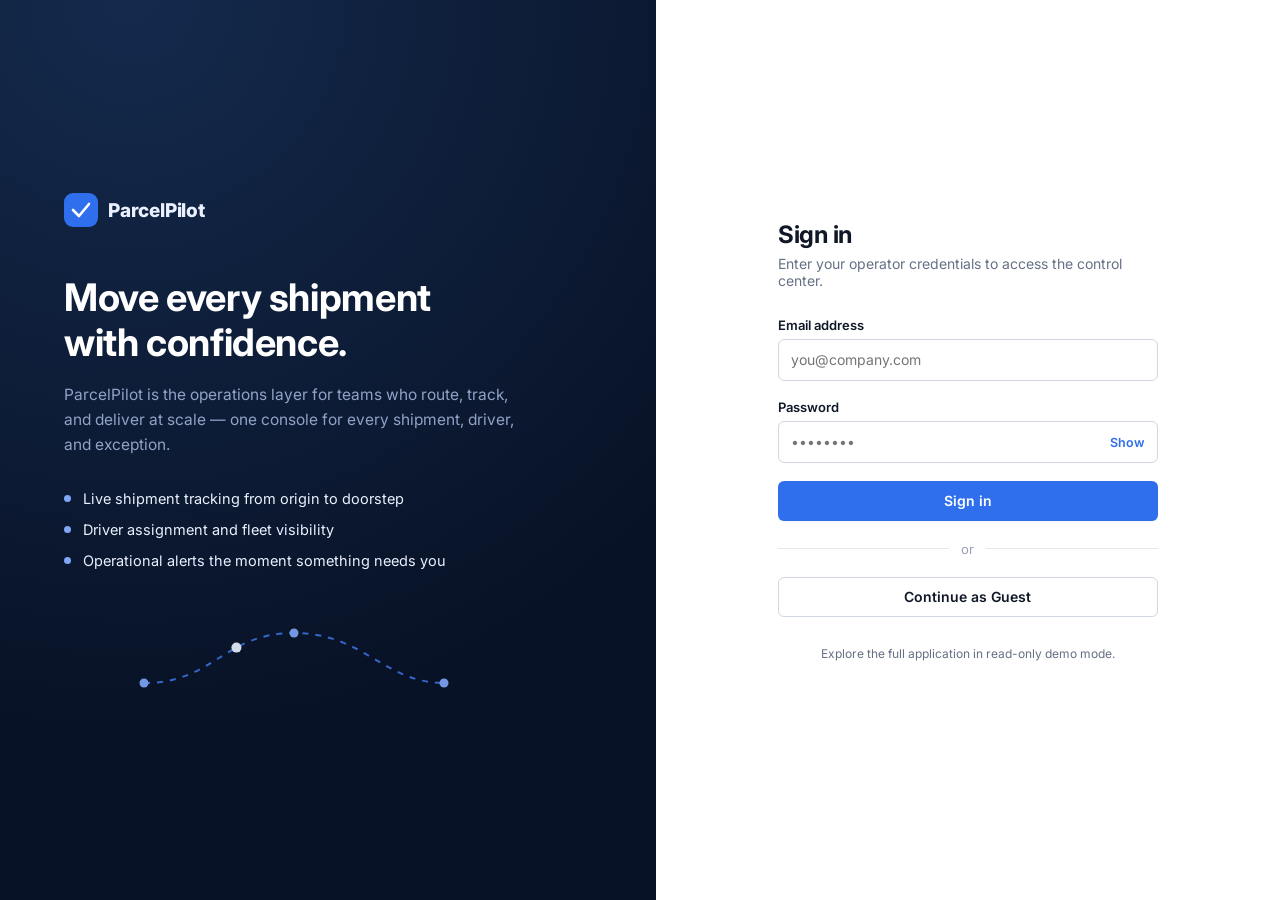
<file: frontend/index.html>
<!DOCTYPE html>

<html lang="en">
<head>
  <meta charset="UTF-8" />
  <meta name="viewport" content="width=device-width, initial-scale=1.0" />
  <title>ParcelPilot — Logistics Control Center</title>
  <link rel="stylesheet" href="style.css" />
</head>

<body>

  <div
    id="toast-container"
    class="toast-container"
    aria-live="polite"
    aria-atomic="true">
  </div>

  <!-- ============================= LOGIN SCREEN ============================= -->

  <div id="login-screen" class="login-screen">

```
<div class="login-brand">

  <div class="login-brand-inner">

    <div class="brand-mark">

      <svg
        width="34"
        height="34"
        viewBox="0 0 34 34"
        fill="none"
        xmlns="http://www.w3.org/2000/svg">

        <rect
          width="34"
          height="34"
          rx="9"
          fill="#2F6FED"/>

        <path
          d="M9 17 L15 23 L25 11"
          stroke="white"
          stroke-width="2.6"
          stroke-linecap="round"
          stroke-linejoin="round"/>

      </svg>

      <span>ParcelPilot</span>

    </div>

    <h1 class="login-headline">
      Move every shipment<br />
      with confidence.
    </h1>

    <p class="login-copy">
      ParcelPilot is the operations layer for teams who route, track, and
      deliver at scale — one console for every shipment, driver, and exception.
    </p>

    <ul class="login-features">

      <li>
        <span class="feature-dot"></span>
        Live shipment tracking from origin to doorstep
      </li>

      <li>
        <span class="feature-dot"></span>
        Driver assignment and fleet visibility
      </li>

      <li>
        <span class="feature-dot"></span>
        Operational alerts the moment something needs you
      </li>

    </ul>

    <div
      class="login-route-signature"
      aria-hidden="true">

      <svg
        viewBox="0 0 320 90"
        width="100%"
        height="90">

        <path
          id="route-path"
          d="M10 70 C 80 70, 90 20, 160 20 S 250 70, 310 70"
          fill="none"
          stroke="#3B6FD9"
          stroke-width="2"
          stroke-dasharray="6 7"/>

        <circle
          cx="10"
          cy="70"
          r="4.5"
          fill="#7FA6F7"/>

        <circle
          cx="160"
          cy="20"
          r="4.5"
          fill="#7FA6F7"/>

        <circle
          cx="310"
          cy="70"
          r="4.5"
          fill="#7FA6F7"/>

        <circle
          id="route-pulse"
          r="5"
          fill="#EAF1FF">

          <animateMotion
            dur="3.4s"
            repeatCount="indefinite"
            path="M10 70 C 80 70, 90 20, 160 20 S 250 70, 310 70"/>

        </circle>

      </svg>

    </div>

  </div>

</div>


<!-- ============================= LOGIN FORM ============================= -->

<div class="login-form-panel">

  <div class="login-form-card">

    <div class="login-form-header">

      <h2>Sign in</h2>

      <p>
        Enter your operator credentials to access the control center.
      </p>

    </div>


    <form
      id="login-form"
      class="login-form"
      novalidate>

      <div class="form-field">

        <label for="login-email">
          Email address
        </label>

        <input
          type="email"
          id="login-email"
          name="email"
          autocomplete="username"
          placeholder="you@company.com"
          required />

      </div>


      <div class="form-field">

        <label for="login-password">
          Password
        </label>

        <div class="password-input-wrap">

          <input
            type="password"
            id="login-password"
            name="password"
            autocomplete="current-password"
            placeholder="••••••••"
            required />

          <button
            type="button"
            id="toggle-password-btn"
            class="input-inline-btn"
            aria-label="Show password">
            Show
          </button>

        </div>

      </div>


      <div
        id="login-error"
        class="form-error"
        role="alert"
        hidden>
      </div>


      <!-- ============================= SIGN IN ============================= -->

      <button
        type="submit"
        id="login-submit-btn"
        class="btn btn-primary btn-block">

        <span class="btn-label">
          Sign in
        </span>

        <span
          class="btn-spinner"
          hidden>
        </span>

      </button>


      <!-- ============================= GUEST DIVIDER ============================= -->

      <div class="login-divider">
        <span>or</span>
      </div>


      <!-- ============================= GUEST MODE ============================= -->

      <!-- ============================= GUEST DEMO ACCESS ============================= -->

      <button
        type="button"
        id="guest-mode-btn"
        class="btn btn-secondary btn-block guest-mode-btn"
        aria-describedby="guest-mode-description">

        <span class="btn-label">
          Continue as Guest
        </span>

        <span
          class="btn-spinner"
          hidden>
        </span>

      </button>

      <p
        id="guest-mode-description"
        class="guest-mode-copy">
        Explore the full application in read-only demo mode.
      </p>
      </p>

    </form>

  </div>

</div>
```

  </div>

  <!-- ============================= MAIN APPLICATION ============================= -->

  <div
    id="app-screen"
    class="app-screen"
    hidden>

```
<button
  id="sidebar-backdrop"
  class="sidebar-backdrop"
  aria-label="Close menu"
  hidden>
</button>


<!-- ============================= SIDEBAR ============================= -->

<aside
  id="sidebar"
  class="sidebar">

  <div class="sidebar-top">

    <div class="brand-mark brand-mark-sidebar">

      <svg
        width="28"
        height="28"
        viewBox="0 0 34 34"
        fill="none"
        xmlns="http://www.w3.org/2000/svg">

        <rect
          width="34"
          height="34"
          rx="9"
          fill="#2F6FED"/>

        <path
          d="M9 17 L15 23 L25 11"
          stroke="white"
          stroke-width="2.6"
          stroke-linecap="round"
          stroke-linejoin="round"/>

      </svg>


      <div class="brand-text">

        <span class="brand-title">
          ParcelPilot
        </span>

        <span class="brand-subtitle">
          Logistics Control Center
        </span>

      </div>

    </div>


    <button
      id="sidebar-close-btn"
      class="sidebar-close-btn"
      aria-label="Close menu">
      ✕
    </button>

  </div>


  <!-- ============================= NAVIGATION ============================= -->

  <nav
    class="sidebar-nav"
    aria-label="Primary">

    <button
      class="nav-item"
      data-page="dashboard"
      type="button">

      <span
        class="nav-icon"
        aria-hidden="true">
        ◇
      </span>

      <span>
        Dashboard
      </span>

    </button>


    <button
      class="nav-item"
      data-page="shipments"
      type="button">

      <span
        class="nav-icon"
        aria-hidden="true">
        ▤
      </span>

      <span>
        Shipments
      </span>

    </button>


    <button
      class="nav-item"
      data-page="tracking"
      type="button">

      <span
        class="nav-icon"
        aria-hidden="true">
        ◎
      </span>

      <span>
        Tracking
      </span>

    </button>


    <button
      class="nav-item"
      data-page="drivers"
      type="button">

      <span
        class="nav-icon"
        aria-hidden="true">
        ▣
      </span>

      <span>
        Drivers
      </span>

    </button>


    <button
      class="nav-item"
      data-page="notifications"
      type="button">

      <span
        class="nav-icon"
        aria-hidden="true">
        ◈
      </span>

      <span>
        Notifications
      </span>

      <span
        id="sidebar-notif-badge"
        class="nav-badge"
        hidden>
        0
      </span>

    </button>

  </nav>


  <!-- ============================= SIDEBAR USER ============================= -->

  <div class="sidebar-bottom">

    <div class="system-status">

      <span
        id="system-status-dot"
        class="status-dot status-dot-ok">
      </span>

      <span id="system-status-text">
        All systems operational
      </span>

    </div>


    <div class="sidebar-user">

      <div
        class="user-avatar"
        id="sidebar-user-avatar">
        ?
      </div>

      <div class="user-meta">

        <span
          id="sidebar-user-name"
          class="user-name">
          —
        </span>

        <span
          id="sidebar-user-email"
          class="user-email">
          —
        </span>

      </div>

    </div>


    <button
      id="logout-btn"
      class="btn btn-ghost btn-block"
      type="button">
      Log out
    </button>

  </div>

</aside>


<!-- ============================= MAIN WRAPPER ============================= -->

<div class="main-wrapper">

  <header class="topbar">

    <button
      id="mobile-menu-btn"
      class="mobile-menu-btn"
      aria-label="Open menu">
      ☰
    </button>


    <div class="topbar-titles">

      <h1 id="page-title">
        Dashboard
      </h1>

      <p id="page-subtitle">
        Operational overview across every shipment.
      </p>

      <!-- Guest indicator -->

      <span
        id="guest-mode-badge"
        class="guest-mode-badge"
        hidden>
        DEMO MODE · READ ONLY
      </span>

    </div>


    <form
      id="global-search-form"
      class="global-search"
      role="search">

      <input
        type="text"
        id="global-search-input"
        placeholder="Search tracking ID, receiver, city…"
        aria-label="Global shipment search" />

      <button
        type="submit"
        class="global-search-btn"
        aria-label="Search">
        ⏎
      </button>

    </form>


    <div class="topbar-actions">

      <button
        id="header-notif-btn"
        class="icon-btn"
        aria-label="Notifications"
        type="button">

        <span aria-hidden="true">
          ◈
        </span>

        <span
          id="header-notif-badge"
          class="icon-btn-badge"
          hidden>
          0
        </span>

      </button>


      <div
        class="user-avatar user-avatar-sm"
        id="header-user-avatar">
        ?
      </div>

    </div>

  </header>


  <!-- ============================= CONTENT ============================= -->

        <!-- ============================= RECRUITER DEMO BANNER ============================= -->

      <div <!-- ============================= RECRUITER DEMO BANNER ============================= -->

<div
  id="guest-demo-banner"
  class="guest-demo-banner"
  hidden>

  <div
    class="guest-demo-banner-icon"
    aria-hidden="true">
    ✓
  </div>

  <div class="guest-demo-banner-content">

    <div class="guest-demo-banner-title">
      ParcelPilot Demo Environment
    </div>

    <div class="guest-demo-banner-text">
      You are viewing a read-only demonstration.
      Explore shipments, tracking, drivers, analytics,
      and operational notifications without creating an account.
    </div>

  </div>

  <button
    type="button"
    id="guest-demo-signin-btn"
    class="btn btn-primary btn-sm">
    Sign in for full access
  </button>

</div>
        id="guest-demo-banner"
        class="guest-demo-banner"
        hidden>

        <div
          class="guest-demo-banner-icon"
          aria-hidden="true">
          ✓
        </div>

        <div class="guest-demo-banner-content">

          <div class="guest-demo-banner-title">
            ParcelPilot Demo Environment
          </div>

          <div class="guest-demo-banner-text">
            You are viewing a read-only demonstration.
            Explore shipments, tracking, drivers, analytics,
            and operational notifications without creating an account.
          </div>

        </div>

        <button
          type="button"
          id="guest-demo-signin-btn"
          class="btn btn-primary btn-sm">
          Sign in for full access
        </button>

      </div>
    <!-- ============================= DASHBOARD ============================= -->

    <section
      id="page-dashboard"
      class="page">

      <div class="stats-grid">

        <div class="stat-card">

          <span class="stat-label">
            Total shipments
          </span>

          <span
            id="stat-total"
            class="stat-value">
            —
          </span>

          <span class="stat-foot">
            Across all statuses
          </span>

        </div>


        <div class="stat-card">

          <span class="stat-label">
            In transit
          </span>

          <span
            id="stat-in-transit"
            class="stat-value stat-value-info">
            —
          </span>

          <span class="stat-foot">
            Currently moving
          </span>

        </div>


        <div class="stat-card">

          <span class="stat-label">
            Delivered
          </span>

          <span
            id="stat-delivered"
            class="stat-value stat-value-success">
            —
          </span>

          <span class="stat-foot">
            Completed successfully
          </span>

        </div>


        <div class="stat-card">

          <span class="stat-label">
            Operational alerts
          </span>

          <span
            id="stat-alerts"
            class="stat-value stat-value-warning">
            —
          </span>

          <span class="stat-foot">
            Need attention
          </span>

        </div>

      </div>


      <div class="dashboard-grid">

        <div class="panel panel-activity">

          <div class="panel-header">

            <h2>
              Shipment activity
            </h2>

            <p>
              Route flow across the network, live-refreshed.
            </p>

          </div>

          <div
            id="activity-chart"
            class="activity-chart">
          </div>

        </div>


        <div class="panel panel-distribution">

          <div class="panel-header">

            <h2>
              Status distribution
            </h2>

            <p>
              Share of shipments by current status.
            </p>

          </div>

          <div
            id="status-distribution"
            class="status-distribution">
          </div>

        </div>

      </div>


      <div class="dashboard-grid dashboard-grid-lower">

        <div class="panel panel-recent">

          <div class="panel-header">

            <h2>
              Recent shipments
            </h2>

            <p>
              The latest activity across your network.
            </p>

          </div>


          <div class="table-scroll">

            <table class="data-table">

              <thead>

                <tr>

                  <th>
                    Tracking ID
                  </th>

                  <th>
                    Origin
                  </th>

                  <th>
                    Destination
                  </th>

                  <th>
                    Receiver
                  </th>

                  <th>
                    Status
                  </th>

                  <th>
                    ETA
                  </th>

                  <th></th>

                </tr>

              </thead>

              <tbody id="recent-shipments-body">
              </tbody>

            </table>

          </div>


          <div
            id="recent-shipments-loading"
            class="table-state"
            hidden>

            <div class="spinner"></div>

            <span>
              Loading shipments…
            </span>

          </div>


          <div
            id="recent-shipments-empty"
            class="table-state"
            hidden>

            <span class="empty-icon">
              ▤
            </span>

            <p>
              No shipments yet
            </p>

            <span>
              Create your first shipment to see it appear here.
            </span>

          </div>

        </div>


        <div class="panel panel-side">

          <div class="panel-header">

            <h2>
              Quick tracking
            </h2>

            <p>
              Look up any shipment by tracking ID.
            </p>

          </div>


          <form
            id="quick-track-form"
            class="quick-track-form">

            <input
              type="text"
              id="quick-track-input"
              placeholder="e.g. PP-2026-169247"
              required />

            <button
              type="submit"
              class="btn btn-secondary">
              Track
            </button>

          </form>


          <div
            id="quick-track-result"
            class="quick-track-result">
          </div>


          <div class="panel-divider"></div>


          <div class="panel-header">

            <h2>
              Operational alerts
            </h2>

            <p>
              Notifications that need a look.
            </p>

          </div>


          <ul
            id="alerts-list"
            class="alerts-list">
          </ul>


          <div
            id="alerts-empty"
            class="empty-inline"
            hidden>
            No active alerts. Everything looks calm.
          </div>

        </div>

      </div>

    </section>


    <!-- ============================= SHIPMENTS ============================= -->

    <section
      id="page-shipments"
      class="page hidden">

      <div class="toolbar">

        <div class="search-input-wrap">

          <span
            class="search-icon"
            aria-hidden="true">
            ⌕
          </span>

          <input
            type="text"
            id="shipment-search-input"
            placeholder="Search by tracking ID, receiver, origin, destination…" />

        </div>


        <div class="toolbar-actions">

          <button
            id="shipments-refresh-btn"
            class="btn btn-secondary"
            type="button">
            Refresh
          </button>

          <button
            id="new-shipment-btn"
            class="btn btn-primary"
            type="button">
            + New shipment
          </button>

        </div>

      </div>


      <div class="panel">

        <div class="table-scroll">

          <table class="data-table">

            <thead>

              <tr>

                <th>
                  Tracking ID
                </th>

                <th>
                  Origin
                </th>

                <th>
                  Destination
                </th>

                <th>
                  Receiver
                </th>

                <th>
                  Status
                </th>

                <th>
                  ETA
                </th>

                <th></th>

              </tr>

            </thead>

            <tbody id="shipments-table-body">
            </tbody>

          </table>

        </div>


        <div
          id="shipments-loading"
          class="table-state"
          hidden>

          <div class="spinner"></div>

          <span>
            Loading shipments…
          </span>

        </div>


        <div
          id="shipments-empty"
          class="table-state"
          hidden>

          <span class="empty-icon">
            ▤
          </span>

          <p>
            No shipments found
          </p>

          <span>
            Try a different search, or create a new shipment.
          </span>

        </div>


        <div
          id="shipments-error"
          class="table-state"
          hidden>

          <span class="empty-icon">
            ⚠
          </span>

          <p>
            Couldn't load shipments
          </p>

          <span id="shipments-error-text">
            Something went wrong.
          </span>

          <button
            class="btn btn-secondary btn-sm"
            id="shipments-retry-btn"
            type="button">
            Try again
          </button>

        </div>

      </div>

    </section>


    <!-- ============================= TRACKING ============================= -->

    <section
      id="page-tracking"
      class="page hidden">

      <div class="panel panel-tracking-search">

        <div class="panel-header">

          <h2>
            Track a shipment
          </h2>

          <p>
            Enter a tracking ID to see its full journey.
          </p>

        </div>


        <form
          id="tracking-form"
          class="tracking-form">

          <input
            type="text"
            id="tracking-input"
            placeholder="e.g. PP-2026-169247"
            required />

          <button
            type="submit"
            class="btn btn-primary">
            Track shipment
          </button>

        </form>

      </div>


      <div id="tracking-page-result">
      </div>

    </section>


    <!-- ============================= DRIVERS ============================= -->

    <section
      id="page-drivers"
      class="page hidden">

      <div class="toolbar">

        <div class="search-input-wrap">

          <span
            class="search-icon"
            aria-hidden="true">
            ⌕
          </span>

          <input
            type="text"
            id="driver-search-input"
            placeholder="Search drivers by name…" />

        </div>


        <div class="toolbar-actions">

          <button
            id="drivers-refresh-btn"
            class="btn btn-secondary"
            type="button">
            Refresh
          </button>

          <button
            id="new-driver-btn"
            class="btn btn-primary"
            type="button">
            + New driver
          </button>

        </div>

      </div>


      <div
        id="drivers-grid"
        class="drivers-grid">
      </div>


      <div
        id="drivers-loading"
        class="table-state"
        hidden>

        <div class="spinner"></div>

        <span>
          Loading drivers…
        </span>

      </div>


      <div
        id="drivers-empty"
        class="table-state"
        hidden>

        <span class="empty-icon">
          ▣
        </span>

        <p>
          No drivers yet
        </p>

        <span>
          Add a driver to start assigning shipments.
        </span>

      </div>


      <div
        id="drivers-error"
        class="table-state"
        hidden>

        <span class="empty-icon">
          ⚠
        </span>

        <p>
          Couldn't load drivers
        </p>

        <span id="drivers-error-text">
          Something went wrong.
        </span>

        <button
          class="btn btn-secondary btn-sm"
          id="drivers-retry-btn"
          type="button">
          Try again
        </button>

      </div>

    </section>


    <!-- ============================= NOTIFICATIONS ============================= -->

    <section
      id="page-notifications"
      class="page hidden">

      <div class="toolbar">

        <div class="panel-header panel-header-inline">

          <h2>
            Notifications
          </h2>

          <p>
            Everything that needs your attention, newest first.
          </p>

        </div>


        <div class="toolbar-actions">

          <button
            id="notifications-refresh-btn"
            class="btn btn-secondary"
            type="button">
            Refresh
          </button>

        </div>

      </div>


      <ul
        id="notifications-page-list"
        class="notifications-page-list">
      </ul>


      <div
        id="notifications-loading"
        class="table-state"
        hidden>

        <div class="spinner"></div>

        <span>
          Loading notifications…
        </span>

      </div>


      <div
        id="notifications-empty"
        class="table-state"
        hidden>

        <span class="empty-icon">
          ◈
        </span>

        <p>
          You're all caught up
        </p>

        <span>
          New notifications will show up here.
        </span>

      </div>


      <div
        id="notifications-error"
        class="table-state"
        hidden>

        <span class="empty-icon">
          ⚠
        </span>

        <p>
          Couldn't load notifications
        </p>

        <span id="notifications-error-text">
          Something went wrong.
        </span>

        <button
          class="btn btn-secondary btn-sm"
          id="notifications-retry-btn"
          type="button">
          Try again
        </button>

      </div>

    </section>

  </main>

</div>
```

  </div>

  <!-- ============================= CREATE SHIPMENT MODAL ============================= -->

  <div
    id="create-shipment-modal"
    class="modal-overlay"
    hidden>

```
<div
  class="modal"
  role="dialog"
  aria-modal="true"
  aria-labelledby="create-shipment-title">

  <div class="modal-header">

    <h2 id="create-shipment-title">
      New shipment
    </h2>

    <button
      class="modal-close-btn"
      data-close-modal="create-shipment-modal"
      aria-label="Close">
      ✕
    </button>

  </div>


  <form
    id="create-shipment-form"
    class="modal-form">

    <div class="form-row">

      <div class="form-field">

        <label for="cs-sender-name">
          Sender name
        </label>

        <input
          type="text"
          id="cs-sender-name"
          name="sender_name"
          required />

      </div>


      <div class="form-field">

        <label for="cs-receiver-name">
          Receiver name
        </label>

        <input
          type="text"
          id="cs-receiver-name"
          name="receiver_name"
          required />

      </div>

    </div>


    <div class="form-row">

      <div class="form-field">

        <label for="cs-origin">
          Origin
        </label>

        <input
          type="text"
          id="cs-origin"
          name="origin"
          placeholder="e.g. Hyderabad"
          required />

      </div>


      <div class="form-field">

        <label for="cs-destination">
          Destination
        </label>

        <input
          type="text"
          id="cs-destination"
          name="destination"
          placeholder="e.g. Bangalore"
          required />

      </div>

    </div>


    <div class="form-field">

      <label for="cs-eta">
        Estimated delivery
      </label>

      <input
        type="date"
        id="cs-eta"
        name="estimated_delivery"
        required />

    </div>


    <div
      id="create-shipment-error"
      class="form-error"
      role="alert"
      hidden>
    </div>


    <div class="modal-actions">

      <button
        type="button"
        class="btn btn-ghost"
        data-close-modal="create-shipment-modal">
        Cancel
      </button>

      <button
        type="submit"
        id="create-shipment-submit-btn"
        class="btn btn-primary">

        <span class="btn-label">
          Create shipment
        </span>

        <span
          class="btn-spinner"
          hidden>
        </span>

      </button>

    </div>

  </form>

</div>
```

  </div>

  <!-- ============================= CREATE DRIVER MODAL ============================= -->

  <div
    id="create-driver-modal"
    class="modal-overlay"
    hidden>

```
<div
  class="modal"
  role="dialog"
  aria-modal="true"
  aria-labelledby="create-driver-title">

  <div class="modal-header">

    <h2 id="create-driver-title">
      New driver
    </h2>

    <button
      class="modal-close-btn"
      data-close-modal="create-driver-modal"
      aria-label="Close">
      ✕
    </button>

  </div>


  <form
    id="create-driver-form"
    class="modal-form">

    <div class="form-field">

      <label for="cd-name">
        Full name
      </label>

      <input
        type="text"
        id="cd-name"
        name="name"
        required />

    </div>


    <div class="form-field">

      <label for="cd-phone">
        Phone number
      </label>

      <input
        type="tel"
        id="cd-phone"
        name="phone"
        placeholder="e.g. +91 98765 43210" />

    </div>


    <div class="form-field">

      <label for="cd-vehicle">
        Vehicle number
      </label>

      <input
        type="text"
        id="cd-vehicle"
        name="vehicle_number"
        placeholder="e.g. TS09AB1234" />

    </div>


    <div
      id="create-driver-error"
      class="form-error"
      role="alert"
      hidden>
    </div>


    <div class="modal-actions">

      <button
        type="button"
        class="btn btn-ghost"
        data-close-modal="create-driver-modal">
        Cancel
      </button>


      <button
        type="submit"
        id="create-driver-submit-btn"
        class="btn btn-primary">

        <span class="btn-label">
          Add driver
        </span>

        <span
          class="btn-spinner"
          hidden>
        </span>

      </button>

    </div>

  </form>

</div>
```

  </div>

  <!-- ============================= TRACKING MODAL ============================= -->

  <div
    id="tracking-modal"
    class="modal-overlay"
    hidden>

```
<div
  class="modal modal-lg"
  role="dialog"
  aria-modal="true"
  aria-labelledby="tracking-modal-title">

  <div class="modal-header">

    <h2 id="tracking-modal-title">
      Shipment tracking
    </h2>

    <button
      class="modal-close-btn"
      data-close-modal="tracking-modal"
      aria-label="Close">
      ✕
    </button>

  </div>


  <div
    id="tracking-modal-body"
    class="modal-body">
  </div>

</div>
```

  </div>

  <!-- ============================= JAVASCRIPT ============================= -->

  <script src="app.js"></script>

</body>
</html>
</file>
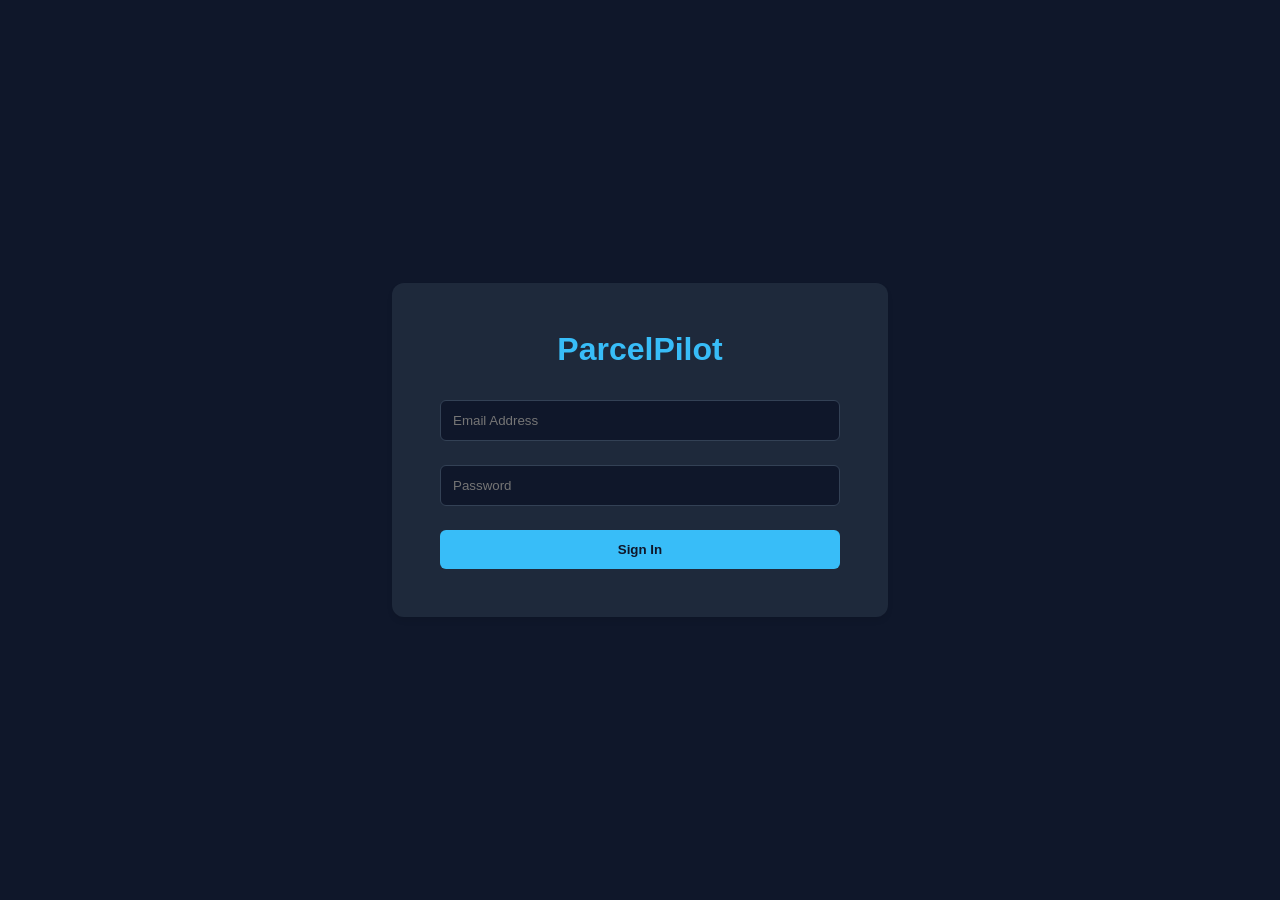
<file: app/static/login.html>
<!DOCTYPE html>
<html lang="en">
<head>
    <meta charset="UTF-8">
    <title>ParcelPilot Login</title>
    <style>
        body { background: #0f172a; color: #f8fafc; font-family: 'Segoe UI', sans-serif; display: flex; height: 100vh; justify-content: center; align-items: center; margin: 0; }
        .login-box { background: #1e293b; padding: 3rem; border-radius: 12px; box-shadow: 0 4px 6px -1px rgba(0, 0, 0, 0.1); width: 100%; max-width: 400px; }
        h1 { margin: 0 0 2rem; color: #38bdf8; text-align: center; }
        input { width: 100%; padding: 0.75rem; margin-bottom: 1.5rem; background: #0f172a; border: 1px solid #334155; color: #f8fafc; border-radius: 6px; box-sizing: border-box; }
        button { width: 100%; padding: 0.75rem; background: #38bdf8; color: #0f172a; border: none; border-radius: 6px; font-weight: bold; cursor: pointer; }
        button:hover { background: #0ea5e9; }
        .error { color: #ef4444; margin-bottom: 1rem; text-align: center; display: none; }
    </style>
</head>
<body>
    <div class="login-box">
        <h1>ParcelPilot</h1>
        <div id="error" class="error"></div>
        <input type="email" id="email" placeholder="Email Address">
        <input type="password" id="password" placeholder="Password">
        <button onclick="login()">Sign In</button>
    </div>
    <script>
        async function login() {
            const email = document.getElementById('email').value;
            const password = document.getElementById('password').value;
            const err = document.getElementById('error');
            
            const formData = new FormData();
            formData.append('username', email);
            formData.append('password', password);

            const res = await fetch('/api/auth/login', { method: 'POST', body: formData });
            if (res.ok) {
                const data = await res.json();
                localStorage.setItem('token', data.access_token);
                
                const meRes = await fetch('/api/auth/me', { headers: { 'Authorization': `Bearer ${data.access_token}` } });
                const meData = await meRes.json();
                if (meData.role === 'DRIVER') window.location.href = '/driver';
                else window.location.href = '/dashboard';
    
            } else {
                const data = await res.json();
                err.innerText = data.detail;
                err.style.display = 'block';
            }
        }
    </script>
</body>
</html>
</file>
<file: frontend/style.css>
@import url('https://fonts.googleapis.com/css2?family=Inter:wght@400;500;600;700;800&family=JetBrains+Mono:wght@500;600&display=swap');

/* ============================= TOKENS ============================= */
:root {
  --navy-950: #081226;
  --navy-900: #0B1B33;
  --navy-800: #142A4D;
  --navy-700: #1D3A66;

  --accent: #2F6FED;
  --accent-dark: #1E54C4;
  --accent-light: #7FA6F7;
  --accent-bg: #EAF1FF;

  --bg: #F5F7FA;
  --surface: #FFFFFF;
  --border: #E3E8EF;
  --border-strong: #D0D7E2;

  --text: #101828;
  --text-muted: #667085;
  --text-faint: #98A2B3;
  --text-inverse: #EAF0FF;
  --text-inverse-muted: #90A3C7;

  --success: #12B76A;
  --success-bg: #E7F9F0;
  --warning: #F79009;
  --warning-bg: #FFF6E5;
  --danger: #F04438;
  --danger-bg: #FEECEC;
  --info: #2F6FED;
  --info-bg: #EAF1FF;
  --neutral: #667085;
  --neutral-bg: #F0F2F5;

  --radius-sm: 6px;
  --radius-md: 10px;
  --radius-lg: 16px;

  --shadow-sm: 0 1px 2px rgba(16, 24, 40, 0.06);
  --shadow-md: 0 4px 14px rgba(16, 24, 40, 0.08);
  --shadow-lg: 0 16px 40px rgba(8, 18, 38, 0.16);

  --font-body: 'Inter', -apple-system, BlinkMacSystemFont, 'Segoe UI', sans-serif;
  --font-mono: 'JetBrains Mono', ui-monospace, SFMono-Regular, Menlo, monospace;

  --sidebar-width: 264px;
}

* { box-sizing: border-box; }

html, body {
  margin: 0;
  padding: 0;
  height: 100%;
}

body {
  font-family: var(--font-body);
  background: var(--bg);
  color: var(--text);
  -webkit-font-smoothing: antialiased;
}

h1, h2, h3 { margin: 0; font-weight: 700; letter-spacing: -0.01em; }
p { margin: 0; }
ul { list-style: none; margin: 0; padding: 0; }
button { font-family: inherit; }
input { font-family: inherit; }

@media (prefers-reduced-motion: reduce) {
  * { animation-duration: 0.01ms !important; transition-duration: 0.01ms !important; }
}

:focus-visible {
  outline: 2px solid var(--accent);
  outline-offset: 2px;
}

.hidden { display: none !important; }
[hidden] { display: none !important; }

/* ============================= BUTTONS ============================= */
.btn {
  display: inline-flex;
  align-items: center;
  justify-content: center;
  gap: 8px;
  height: 40px;
  padding: 0 16px;
  font-size: 14px;
  font-weight: 600;
  border-radius: var(--radius-sm);
  border: 1px solid transparent;
  cursor: pointer;
  transition: background 0.15s ease, border-color 0.15s ease, transform 0.05s ease, box-shadow 0.15s ease;
  white-space: nowrap;
}
.btn:active { transform: translateY(1px); }
.btn:disabled { opacity: 0.6; cursor: not-allowed; transform: none; }

.btn-primary { background: var(--accent); color: #fff; box-shadow: var(--shadow-sm); }
.btn-primary:hover:not(:disabled) { background: var(--accent-dark); }

.btn-secondary { background: var(--surface); color: var(--text); border-color: var(--border-strong); }
.btn-secondary:hover:not(:disabled) { background: var(--bg); border-color: var(--text-faint); }

.btn-ghost { background: transparent; color: var(--text-inverse-muted); border-color: transparent; }
.btn-ghost:hover:not(:disabled) { background: rgba(255, 255, 255, 0.06); color: var(--text-inverse); }

.btn-block { width: 100%; }
.btn-sm { height: 32px; padding: 0 12px; font-size: 13px; }

.btn-spinner {
  width: 15px; height: 15px;
  border: 2px solid rgba(255,255,255,0.4);
  border-top-color: #fff;
  border-radius: 50%;
  animation: spin 0.7s linear infinite;
}
@keyframes spin { to { transform: rotate(360deg); } }

/* ============================= LOGIN ============================= */
.login-screen {
  display: grid;
  grid-template-columns: 1.05fr 1fr;
  min-height: 100vh;
}

.login-brand {
  background: radial-gradient(circle at 20% 0%, var(--navy-800), var(--navy-950) 70%);
  color: var(--text-inverse);
  display: flex;
  align-items: center;
  padding: 64px;
  position: relative;
  overflow: hidden;
}
.login-brand-inner { max-width: 460px; position: relative; z-index: 1; }

.brand-mark {
  display: flex;
  align-items: center;
  gap: 10px;
  font-size: 19px;
  font-weight: 800;
  letter-spacing: -0.01em;
  margin-bottom: 48px;
}

.login-headline {
  font-size: 38px;
  line-height: 1.18;
  margin-bottom: 18px;
  color: #fff;
}

.login-copy {
  font-size: 15.5px;
  line-height: 1.6;
  color: var(--text-inverse-muted);
  margin-bottom: 32px;
}

.login-features { display: flex; flex-direction: column; gap: 14px; margin-bottom: 44px; }
.login-features li {
  display: flex;
  align-items: center;
  gap: 12px;
  font-size: 14.5px;
  color: var(--text-inverse);
}
.feature-dot {
  width: 7px; height: 7px;
  border-radius: 50%;
  background: var(--accent-light);
  flex-shrink: 0;
}

.login-route-signature { opacity: 0.9; }

.login-form-panel {
  display: flex;
  align-items: center;
  justify-content: center;
  padding: 40px;
  background: var(--surface);
}

.login-form-card { width: 100%; max-width: 380px; }
.login-form-header { margin-bottom: 28px; }
.login-form-header h2 { font-size: 24px; margin-bottom: 6px; }
.login-form-header p { color: var(--text-muted); font-size: 14px; }

.login-form { display: flex; flex-direction: column; gap: 18px; }

.form-field { display: flex; flex-direction: column; gap: 6px; }
.form-field label { font-size: 13px; font-weight: 600; color: var(--text); }
.form-field input, .form-field select {
  height: 42px;
  padding: 0 12px;
  border: 1px solid var(--border-strong);
  border-radius: var(--radius-sm);
  font-size: 14px;
  color: var(--text);
  background: var(--surface);
  transition: border-color 0.15s ease, box-shadow 0.15s ease;
}
.form-field input:focus, .form-field select:focus {
  border-color: var(--accent);
  box-shadow: 0 0 0 3px var(--accent-bg);
  outline: none;
}

.password-input-wrap { position: relative; display: flex; }
.password-input-wrap input { flex: 1; padding-right: 56px; }
.input-inline-btn {
  position: absolute;
  right: 8px; top: 50%; transform: translateY(-50%);
  background: none; border: none;
  font-size: 12.5px; font-weight: 600;
  color: var(--accent);
  cursor: pointer;
  padding: 4px 6px;
}

.form-error {
  background: var(--danger-bg);
  color: #B42318;
  font-size: 13px;
  padding: 10px 12px;
  border-radius: var(--radius-sm);
  border: 1px solid rgba(240, 68, 56, 0.2);
}

.login-hint { margin-top: 22px; font-size: 12.5px; color: var(--text-faint); text-align: center; }
.login-hint code { background: var(--bg); padding: 2px 6px; border-radius: 4px; font-family: var(--font-mono); font-size: 11.5px; }

/* ============================= APP SHELL ============================= */
.app-screen { display: flex; min-height: 100vh; }

.sidebar {
  width: var(--sidebar-width);
  flex-shrink: 0;
  background: var(--navy-900);
  color: var(--text-inverse);
  display: flex;
  flex-direction: column;
  padding: 22px 16px;
  position: sticky;
  top: 0;
  height: 100vh;
}

.sidebar-top { display: flex; align-items: center; justify-content: space-between; margin-bottom: 28px; padding: 0 6px; }
.brand-mark-sidebar { margin-bottom: 0; }
.brand-text { display: flex; flex-direction: column; line-height: 1.25; }
.brand-title { font-size: 15px; font-weight: 800; color: #fff; }
.brand-subtitle { font-size: 10.5px; color: var(--text-inverse-muted); font-weight: 500; letter-spacing: 0.02em; text-transform: uppercase; }

.sidebar-close-btn {
  display: none;
  background: none; border: none; color: var(--text-inverse-muted);
  font-size: 16px; cursor: pointer;
}

.sidebar-nav { display: flex; flex-direction: column; gap: 3px; flex: 1; }

.nav-item {
  display: flex;
  align-items: center;
  gap: 12px;
  width: 100%;
  padding: 10px 12px;
  border-radius: var(--radius-sm);
  border: none;
  background: transparent;
  color: var(--text-inverse-muted);
  font-size: 14px;
  font-weight: 500;
  cursor: pointer;
  text-align: left;
  transition: background 0.15s ease, color 0.15s ease;
  position: relative;
}
.nav-item:hover { background: rgba(255,255,255,0.05); color: var(--text-inverse); }
.nav-item.active { background: var(--accent); color: #fff; font-weight: 600; }
.nav-icon { font-size: 15px; width: 18px; text-align: center; }

.nav-badge {
  margin-left: auto;
  background: var(--danger);
  color: #fff;
  font-size: 10.5px;
  font-weight: 700;
  padding: 1px 6px;
  border-radius: 999px;
  min-width: 18px;
  text-align: center;
}

.sidebar-bottom {
  border-top: 1px solid rgba(255,255,255,0.08);
  padding-top: 16px;
  display: flex;
  flex-direction: column;
  gap: 12px;
}

.system-status { display: flex; align-items: center; gap: 8px; font-size: 12px; color: var(--text-inverse-muted); padding: 0 6px; }
.status-dot { width: 7px; height: 7px; border-radius: 50%; flex-shrink: 0; }
.status-dot-ok { background: var(--success); box-shadow: 0 0 0 3px rgba(18, 183, 106, 0.2); }
.status-dot-error { background: var(--danger); box-shadow: 0 0 0 3px rgba(240, 68, 56, 0.2); }

.sidebar-user { display: flex; align-items: center; gap: 10px; padding: 6px; }
.user-meta { display: flex; flex-direction: column; overflow: hidden; }
.user-name { font-size: 13.5px; font-weight: 600; color: #fff; white-space: nowrap; overflow: hidden; text-overflow: ellipsis; }
.user-email { font-size: 11.5px; color: var(--text-inverse-muted); white-space: nowrap; overflow: hidden; text-overflow: ellipsis; }

.user-avatar {
  width: 34px; height: 34px;
  border-radius: 50%;
  background: var(--accent);
  color: #fff;
  display: flex; align-items: center; justify-content: center;
  font-size: 13px; font-weight: 700;
  flex-shrink: 0;
  text-transform: uppercase;
}
.user-avatar-sm { width: 32px; height: 32px; }

.sidebar-backdrop { display: none; }

/* ---------------- topbar / main ---------------- */
.main-wrapper { flex: 1; min-width: 0; display: flex; flex-direction: column; }

.topbar {
  display: flex;
  align-items: center;
  gap: 20px;
  padding: 16px 28px;
  background: var(--surface);
  border-bottom: 1px solid var(--border);
  position: sticky;
  top: 0;
  z-index: 10;
}

.mobile-menu-btn { display: none; background: none; border: none; font-size: 20px; cursor: pointer; color: var(--text); }

.topbar-titles { min-width: 0; }
.topbar-titles h1 { font-size: 18px; }
.topbar-titles p { font-size: 12.5px; color: var(--text-muted); margin-top: 2px; white-space: nowrap; overflow: hidden; text-overflow: ellipsis; }

.global-search {
  flex: 1;
  max-width: 420px;
  margin-left: auto;
  position: relative;
  display: flex;
}
.global-search input {
  width: 100%;
  height: 38px;
  padding: 0 38px 0 14px;
  border: 1px solid var(--border);
  background: var(--bg);
  border-radius: var(--radius-sm);
  font-size: 13.5px;
}
.global-search input:focus { outline: none; border-color: var(--accent); background: var(--surface); box-shadow: 0 0 0 3px var(--accent-bg); }
.global-search-btn {
  position: absolute; right: 4px; top: 50%; transform: translateY(-50%);
  background: none; border: none; color: var(--text-faint); cursor: pointer; font-size: 13px; padding: 6px;
}

.topbar-actions { display: flex; align-items: center; gap: 14px; flex-shrink: 0; }

.icon-btn {
  position: relative;
  width: 38px; height: 38px;
  border-radius: 50%;
  border: 1px solid var(--border);
  background: var(--surface);
  font-size: 15px;
  cursor: pointer;
  display: flex; align-items: center; justify-content: center;
  color: var(--text-muted);
  transition: background 0.15s ease;
}
.icon-btn:hover { background: var(--bg); }
.icon-btn-badge {
  position: absolute; top: -3px; right: -3px;
  background: var(--danger);
  color: #fff;
  font-size: 9.5px; font-weight: 700;
  min-width: 16px; height: 16px;
  border-radius: 999px;
  display: flex; align-items: center; justify-content: center;
  border: 2px solid var(--surface);
}

.content { padding: 24px 28px 60px; flex: 1; }

.page { animation: fade-in 0.2s ease; }
@keyframes fade-in { from { opacity: 0; transform: translateY(4px); } to { opacity: 1; transform: translateY(0); } }

/* ============================= STAT CARDS ============================= */
.stats-grid {
  display: grid;
  grid-template-columns: repeat(4, 1fr);
  gap: 16px;
  margin-bottom: 20px;
}

.stat-card {
  background: var(--surface);
  border: 1px solid var(--border);
  border-radius: var(--radius-md);
  padding: 18px 20px;
  display: flex;
  flex-direction: column;
  gap: 4px;
  box-shadow: var(--shadow-sm);
}
.stat-label { font-size: 12.5px; color: var(--text-muted); font-weight: 600; text-transform: uppercase; letter-spacing: 0.03em; }
.stat-value { font-size: 30px; font-weight: 800; letter-spacing: -0.02em; }
.stat-value-info { color: var(--accent); }
.stat-value-success { color: var(--success); }
.stat-value-warning { color: var(--warning); }
.stat-foot { font-size: 12px; color: var(--text-faint); }

/* ============================= PANELS ============================= */
.panel {
  background: var(--surface);
  border: 1px solid var(--border);
  border-radius: var(--radius-md);
  box-shadow: var(--shadow-sm);
  padding: 20px 22px;
}

.panel-header { margin-bottom: 16px; }
.panel-header h2 { font-size: 15px; }
.panel-header p { font-size: 12.5px; color: var(--text-muted); margin-top: 3px; }
.panel-header-inline { margin-bottom: 0; }

.panel-divider { height: 1px; background: var(--border); margin: 18px 0; }

.dashboard-grid { display: grid; grid-template-columns: 1.4fr 1fr; gap: 16px; margin-bottom: 16px; }
.dashboard-grid-lower { grid-template-columns: 1.6fr 1fr; align-items: start; }

/* ---------------- activity chart (signature element) ---------------- */
.activity-chart { padding: 6px 0 2px; }
.activity-chart svg { width: 100%; height: auto; display: block; }
.route-dash { stroke-dasharray: 5 6; }

.activity-legend { display: flex; gap: 18px; margin-top: 14px; flex-wrap: wrap; }
.activity-legend-item { display: flex; align-items: center; gap: 7px; font-size: 12.5px; color: var(--text-muted); }
.legend-swatch { width: 9px; height: 9px; border-radius: 50%; }

/* ---------------- status distribution ---------------- */
.status-distribution { display: flex; flex-direction: column; gap: 12px; }
.dist-bar-track {
  display: flex; height: 10px; border-radius: 999px; overflow: hidden; background: var(--neutral-bg);
}
.dist-bar-segment { height: 100%; transition: width 0.4s ease; }
.dist-legend { display: flex; flex-direction: column; gap: 9px; margin-top: 4px; }
.dist-legend-row { display: flex; align-items: center; font-size: 13px; gap: 8px; }
.dist-legend-row .legend-swatch { flex-shrink: 0; }
.dist-legend-label { color: var(--text); font-weight: 500; flex: 1; }
.dist-legend-value { color: var(--text-muted); font-variant-numeric: tabular-nums; }

/* ============================= TABLES ============================= */
.table-scroll { overflow-x: auto; }

.data-table { width: 100%; border-collapse: collapse; font-size: 13.5px; min-width: 640px; }
.data-table thead th {
  text-align: left;
  font-size: 11.5px;
  font-weight: 700;
  text-transform: uppercase;
  letter-spacing: 0.03em;
  color: var(--text-faint);
  padding: 0 12px 10px;
  border-bottom: 1px solid var(--border);
  white-space: nowrap;
}
.data-table tbody td {
  padding: 13px 12px;
  border-bottom: 1px solid var(--border);
  color: var(--text);
  white-space: nowrap;
}
.data-table tbody tr:last-child td { border-bottom: none; }
.data-table tbody tr { transition: background 0.12s ease; }
.data-table tbody tr:hover { background: var(--bg); }

.tracking-id-cell { font-family: var(--font-mono); font-weight: 600; font-size: 12.5px; color: var(--navy-900); }

.status-badge {
  display: inline-flex;
  align-items: center;
  gap: 5px;
  padding: 4px 10px;
  border-radius: 999px;
  font-size: 11.5px;
  font-weight: 700;
  text-transform: capitalize;
  white-space: nowrap;
}
.status-badge::before { content: ''; width: 6px; height: 6px; border-radius: 50%; background: currentColor; }

.badge-created { background: var(--neutral-bg); color: var(--neutral); }
.badge-pending { background: var(--neutral-bg); color: var(--neutral); }
.badge-picked_up { background: var(--info-bg); color: var(--accent); }
.badge-in_transit { background: var(--info-bg); color: var(--accent); }
.badge-out_for_delivery { background: var(--warning-bg); color: var(--warning); }
.badge-delivered { background: var(--success-bg); color: var(--success); }
.badge-cancelled { background: var(--danger-bg); color: var(--danger); }
.badge-failed { background: var(--danger-bg); color: var(--danger); }
.badge-default { background: var(--neutral-bg); color: var(--neutral); }

.table-action-btn {
  background: none;
  border: 1px solid var(--border-strong);
  color: var(--text);
  border-radius: var(--radius-sm);
  padding: 5px 11px;
  font-size: 12px;
  font-weight: 600;
  cursor: pointer;
}
.table-action-btn:hover { background: var(--bg); border-color: var(--accent); color: var(--accent); }

.table-state {
  display: flex;
  flex-direction: column;
  align-items: center;
  gap: 6px;
  padding: 44px 20px;
  text-align: center;
  color: var(--text-muted);
}
.table-state p { font-weight: 600; color: var(--text); font-size: 14px; }
.table-state span:not(.spinner):not(.empty-icon) { font-size: 12.5px; }
.empty-icon { font-size: 26px; color: var(--text-faint); margin-bottom: 4px; }

.spinner {
  width: 22px; height: 22px;
  border: 2.5px solid var(--border);
  border-top-color: var(--accent);
  border-radius: 50%;
  animation: spin 0.7s linear infinite;
}

.empty-inline { font-size: 13px; color: var(--text-faint); padding: 10px 2px; }

/* ============================= TOOLBAR ============================= */
.toolbar {
  display: flex;
  align-items: center;
  gap: 14px;
  margin-bottom: 16px;
  flex-wrap: wrap;
}
.toolbar-actions { display: flex; gap: 10px; margin-left: auto; }

.search-input-wrap { position: relative; flex: 1; min-width: 220px; max-width: 420px; }
.search-input-wrap input {
  width: 100%; height: 38px; padding: 0 14px 0 34px;
  border: 1px solid var(--border-strong);
  border-radius: var(--radius-sm);
  font-size: 13.5px;
  background: var(--surface);
}
.search-input-wrap input:focus { outline: none; border-color: var(--accent); box-shadow: 0 0 0 3px var(--accent-bg); }
.search-icon { position: absolute; left: 12px; top: 50%; transform: translateY(-50%); color: var(--text-faint); font-size: 14px; }

/* ============================= QUICK TRACK / TRACKING PAGE ============================= */
.quick-track-form { display: flex; gap: 8px; margin-bottom: 4px; }
.quick-track-form input {
  flex: 1; height: 38px; padding: 0 12px;
  border: 1px solid var(--border-strong); border-radius: var(--radius-sm); font-size: 13.5px;
}
.quick-track-form input:focus { outline: none; border-color: var(--accent); box-shadow: 0 0 0 3px var(--accent-bg); }
.quick-track-result { margin-top: 12px; font-size: 13px; }

.tracking-form { display: flex; gap: 10px; }
.tracking-form input {
  flex: 1; height: 42px; padding: 0 14px;
  border: 1px solid var(--border-strong); border-radius: var(--radius-sm); font-size: 14px;
}
.tracking-form input:focus { outline: none; border-color: var(--accent); box-shadow: 0 0 0 3px var(--accent-bg); }

.panel-tracking-search { margin-bottom: 18px; }

.tracking-result-card { display: flex; flex-direction: column; gap: 20px; }
.tracking-route-summary {
  display: flex; align-items: center; justify-content: space-between; gap: 16px;
  padding: 18px 20px; background: var(--bg); border-radius: var(--radius-md); flex-wrap: wrap;
}
.tracking-route-point { display: flex; flex-direction: column; gap: 2px; }
.tracking-route-point .label { font-size: 11px; text-transform: uppercase; letter-spacing: 0.03em; color: var(--text-faint); font-weight: 700; }
.tracking-route-point .value { font-size: 15px; font-weight: 700; color: var(--text); }
.tracking-route-arrow { color: var(--accent); font-size: 18px; }

.tracking-timeline { display: flex; flex-direction: column; }
.timeline-item { display: flex; gap: 14px; position: relative; padding-bottom: 22px; }
.timeline-item:last-child { padding-bottom: 0; }
.timeline-marker { display: flex; flex-direction: column; align-items: center; flex-shrink: 0; }
.timeline-dot { width: 11px; height: 11px; border-radius: 50%; background: var(--accent); border: 2px solid var(--accent-bg); flex-shrink: 0; margin-top: 3px; }
.timeline-item.is-first .timeline-dot { background: var(--success); border-color: var(--success-bg); }
.timeline-line { width: 2px; flex: 1; background: var(--border); margin-top: 4px; }
.timeline-content { padding-bottom: 2px; }
.timeline-event { font-size: 13.5px; font-weight: 600; color: var(--text); }
.timeline-meta { font-size: 12px; color: var(--text-muted); margin-top: 2px; }

/* ============================= DRIVERS ============================= */
.drivers-grid {
  display: grid;
  grid-template-columns: repeat(auto-fill, minmax(260px, 1fr));
  gap: 14px;
}
.driver-card {
  background: var(--surface);
  border: 1px solid var(--border);
  border-radius: var(--radius-md);
  padding: 18px;
  box-shadow: var(--shadow-sm);
  display: flex;
  flex-direction: column;
  gap: 12px;
}
.driver-card-top { display: flex; align-items: center; gap: 12px; }
.driver-avatar {
  width: 42px; height: 42px; border-radius: 50%;
  background: var(--navy-900); color: #fff;
  display: flex; align-items: center; justify-content: center;
  font-weight: 700; font-size: 15px; text-transform: uppercase; flex-shrink: 0;
}
.driver-name { font-size: 14.5px; font-weight: 700; color: var(--text); }
.driver-phone { font-size: 12.5px; color: var(--text-muted); }
.driver-meta-row { display: flex; justify-content: space-between; font-size: 12.5px; color: var(--text-muted); }
.driver-meta-row strong { color: var(--text); font-weight: 600; }

/* ============================= NOTIFICATIONS ============================= */
.alerts-list { display: flex; flex-direction: column; gap: 10px; }
.alert-item { display: flex; gap: 10px; align-items: flex-start; padding: 10px; border-radius: var(--radius-sm); background: var(--bg); }
.alert-icon { font-size: 14px; margin-top: 1px; }
.alert-icon-warning { color: var(--warning); }
.alert-icon-info { color: var(--accent); }
.alert-icon-danger { color: var(--danger); }
.alert-body { display: flex; flex-direction: column; gap: 2px; }
.alert-message { font-size: 13px; color: var(--text); font-weight: 500; }
.alert-time { font-size: 11.5px; color: var(--text-faint); }

.notifications-page-list { display: flex; flex-direction: column; gap: 10px; margin-top: 16px; }
.notification-row {
  display: flex; gap: 14px; align-items: flex-start;
  background: var(--surface); border: 1px solid var(--border); border-radius: var(--radius-md);
  padding: 14px 16px;
}
.notification-row.is-unread { border-left: 3px solid var(--accent); }
.notification-icon {
  width: 34px; height: 34px; border-radius: 50%; flex-shrink: 0;
  display: flex; align-items: center; justify-content: center; font-size: 14px;
  background: var(--accent-bg); color: var(--accent);
}
.notification-content { flex: 1; }
.notification-top-row { display: flex; justify-content: space-between; gap: 10px; }
.notification-type { font-size: 11px; font-weight: 700; text-transform: uppercase; letter-spacing: 0.03em; color: var(--text-faint); }
.notification-time { font-size: 11.5px; color: var(--text-faint); white-space: nowrap; }
.notification-message { font-size: 13.5px; color: var(--text); margin-top: 3px; }
.unread-dot { width: 7px; height: 7px; border-radius: 50%; background: var(--accent); flex-shrink: 0; margin-top: 6px; }

/* ============================= MODALS ============================= */
.modal-overlay {
  position: fixed; inset: 0;
  background: rgba(8, 18, 38, 0.5);
  display: flex; align-items: center; justify-content: center;
  padding: 20px;
  z-index: 100;
  animation: fade-in 0.15s ease;
}
.modal {
  background: var(--surface);
  border-radius: var(--radius-lg);
  width: 100%; max-width: 480px;
  max-height: 90vh;
  overflow-y: auto;
  box-shadow: var(--shadow-lg);
}
.modal-lg { max-width: 620px; }

.modal-header {
  display: flex; align-items: center; justify-content: space-between;
  padding: 20px 22px; border-bottom: 1px solid var(--border);
  position: sticky; top: 0; background: var(--surface); z-index: 1;
}
.modal-header h2 { font-size: 16.5px; }
.modal-close-btn {
  background: none; border: none; font-size: 15px; cursor: pointer; color: var(--text-faint);
  width: 30px; height: 30px; border-radius: 50%; display: flex; align-items: center; justify-content: center;
}
.modal-close-btn:hover { background: var(--bg); color: var(--text); }

.modal-form { padding: 22px; display: flex; flex-direction: column; gap: 16px; }
.modal-body { padding: 22px; }

.form-row { display: grid; grid-template-columns: 1fr 1fr; gap: 14px; }

.modal-actions { display: flex; justify-content: flex-end; gap: 10px; margin-top: 4px; }

/* ============================= TOASTS ============================= */
.toast-container {
  position: fixed;
  top: 20px; right: 20px;
  display: flex; flex-direction: column; gap: 10px;
  z-index: 200;
  max-width: 360px;
}
.toast {
  background: var(--navy-900);
  color: #fff;
  padding: 13px 16px;
  border-radius: var(--radius-md);
  box-shadow: var(--shadow-lg);
  font-size: 13.5px;
  display: flex;
  align-items: flex-start;
  gap: 10px;
  animation: toast-in 0.25s ease;
}
.toast-success { background: #0B3D26; }
.toast-error { background: #4A1512; }
.toast-icon { flex-shrink: 0; margin-top: 1px; }
@keyframes toast-in { from { opacity: 0; transform: translateX(20px); } to { opacity: 1; transform: translateX(0); } }
.toast.toast-leaving { animation: toast-out 0.2s ease forwards; }
@keyframes toast-out { to { opacity: 0; transform: translateX(20px); } }

/* ============================= RESPONSIVE ============================= */
@media (max-width: 1080px) {
  .dashboard-grid, .dashboard-grid-lower { grid-template-columns: 1fr; }
  .stats-grid { grid-template-columns: repeat(2, 1fr); }
}

@media (max-width: 900px) {
  .login-screen { grid-template-columns: 1fr; }
  .login-brand { display: none; }

  .sidebar {
    position: fixed; left: 0; top: 0; z-index: 90;
    transform: translateX(-100%);
    transition: transform 0.2s ease;
    box-shadow: var(--shadow-lg);
  }
  .sidebar.is-open { transform: translateX(0); }
  .sidebar-close-btn { display: block; }
  .sidebar-backdrop:not([hidden]) {
    display: block;
    position: fixed; inset: 0; background: rgba(8,18,38,0.5); z-index: 80; border: none;
  }
  .mobile-menu-btn { display: block; }

  .topbar { padding: 14px 16px; gap: 12px; }
  .global-search { display: none; }
  .content { padding: 18px 16px 50px; }
}

@media (max-width: 640px) {
  .stats-grid { grid-template-columns: 1fr 1fr; gap: 10px; }
  .stat-value { font-size: 24px; }
  .toolbar-actions { width: 100%; margin-left: 0; }
  .toolbar-actions .btn { flex: 1; }
  .form-row { grid-template-columns: 1fr; }
  .toast-container { left: 12px; right: 12px; max-width: none; }
}
/* ============================================================
   PARCELPILOT LOGIN LAYOUT FIX
   ============================================================ */

.login-screen {
  display: grid !important;
  grid-template-columns: minmax(0, 1.05fr) minmax(0, 1fr) !important;
  grid-template-rows: 1fr !important;
  width: 100%;
  min-height: 100vh;
  height: 100vh;
  overflow: hidden;
}

.login-brand {
  grid-column: 1 !important;
  grid-row: 1 !important;
  width: 100%;
  min-width: 0;
  min-height: 100vh;
}

.login-form-panel {
  grid-column: 2 !important;
  grid-row: 1 !important;
  width: 100%;
  min-width: 0;
  min-height: 100vh;
}

.login-form-card {
  width: 100%;
  max-width: 380px;
}

.login-divider {
  display: flex;
  align-items: center;
  gap: 12px;
  margin: 2px 0;
  color: var(--text-faint);
  font-size: 13px;
}

.login-divider::before,
.login-divider::after {
  content: "";
  flex: 1;
  height: 1px;
  background: var(--border);
}

.guest-mode-btn {
  width: 100%;
}

.guest-mode-copy {
  margin: 0;
  text-align: center;
  color: var(--text-muted);
  font-size: 12px;
  line-height: 1.5;
}

.guest-mode-badge {
  display: inline-flex;
  align-items: center;
  width: fit-content;
  margin-top: 7px;
  padding: 4px 9px;
  border-radius: 999px;
  background: var(--warning-bg);
  color: #B54708;
  font-size: 10px;
  font-weight: 700;
  letter-spacing: 0.04em;
  text-transform: uppercase;
}

.guest-mode-badge[hidden] {
  display: none !important;
}

@media (min-width: 901px) {
  .login-screen {
    grid-template-columns: minmax(0, 1.05fr) minmax(0, 1fr) !important;
    grid-template-rows: 1fr !important;
  }

  .login-brand {
    display: flex !important;
    grid-column: 1 !important;
    grid-row: 1 !important;
  }

  .login-form-panel {
    display: flex !important;
    grid-column: 2 !important;
    grid-row: 1 !important;
  }
}

@media (max-width: 900px) {
  .login-screen {
    display: block !important;
    min-height: 100vh;
    height: auto;
    overflow: visible;
  }

  .login-brand {
    display: none !important;
  }

  .login-form-panel {
    display: flex !important;
    min-height: 100vh;
    padding: 32px 20px;
  }
}

@media (max-width: 640px) {
  .login-form-panel {
    padding: 24px 16px;
  }

  .login-form-card {
    max-width: 100%;
  }
}
/* ============================================================
   PARCELPILOT — RECRUITER / GUEST DEMO MODE
   ============================================================ */

.guest-mode-copy {
  margin: 10px 0 0;
  text-align: center;
  color: var(--text-muted);
  font-size: 12px;
  line-height: 1.5;
}

.guest-mode-btn {
  position: relative;
}

.guest-demo-banner {
  display: flex;
  align-items: center;
  gap: 14px;
  width: 100%;
  margin-bottom: 20px;
  padding: 16px 18px;
  border: 1px solid #c8d7f5;
  border-radius: var(--radius-md);
  background: linear-gradient(
    135deg,
    #f7faff 0%,
    #eef4ff 100%
  );
  box-shadow: 0 1px 2px rgba(16, 24, 40, 0.04);
}

.guest-demo-banner[hidden] {
  display: none !important;
}

.guest-demo-banner-icon {
  display: flex;
  align-items: center;
  justify-content: center;
  width: 36px;
  height: 36px;
  flex: 0 0 36px;
  border-radius: 50%;
  background: #2f6fed;
  color: #ffffff;
  font-size: 16px;
  font-weight: 800;
}

.guest-demo-banner-content {
  min-width: 0;
  flex: 1;
}

.guest-demo-banner-title {
  margin-bottom: 3px;
  color: var(--navy-900);
  font-size: 13px;
  font-weight: 700;
}

.guest-demo-banner-text {
  color: var(--text-muted);
  font-size: 12px;
  line-height: 1.5;
}

.guest-demo-banner .btn {
  flex-shrink: 0;
  white-space: nowrap;
}

.guest-mode-badge {
  display: inline-flex;
  align-items: center;
  width: fit-content;
  margin-top: 7px;
  padding: 4px 9px;
  border: 1px solid #f5d0a9;
  border-radius: 999px;
  background: #fff7ed;
  color: #b54708;
  font-size: 10px;
  font-weight: 700;
  letter-spacing: 0.04em;
  text-transform: uppercase;
}

.guest-mode-badge[hidden] {
  display: none !important;
}

@media (max-width: 760px) {
  .guest-demo-banner {
    align-items: flex-start;
    flex-wrap: wrap;
  }

  .guest-demo-banner .btn {
    width: 100%;
  }
}
/* ============================================================
   PARCELPILOT — RECRUITER DEMO MODE
   ============================================================ */

.guest-mode-copy {
  margin: 10px 0 0;
  text-align: center;
  color: var(--text-muted);
  font-size: 12px;
  line-height: 1.5;
}

.guest-demo-banner {
  display: flex;
  align-items: center;
  gap: 14px;
  width: 100%;
  margin-bottom: 20px;
  padding: 16px 18px;
  border: 1px solid #c8d7f5;
  border-radius: var(--radius-md);
  background: linear-gradient(
    135deg,
    #f7faff 0%,
    #eef4ff 100%
  );
  box-shadow: 0 1px 2px rgba(16, 24, 40, 0.04);
}

.guest-demo-banner[hidden] {
  display: none !important;
}

.guest-demo-banner-icon {
  display: flex;
  align-items: center;
  justify-content: center;
  width: 36px;
  height: 36px;
  flex: 0 0 36px;
  border-radius: 50%;
  background: #2f6fed;
  color: #ffffff;
  font-size: 16px;
  font-weight: 800;
}

.guest-demo-banner-content {
  min-width: 0;
  flex: 1;
}

.guest-demo-banner-title {
  margin-bottom: 3px;
  color: var(--navy-900);
  font-size: 13.5px;
  font-weight: 700;
}

.guest-demo-banner-text {
  color: var(--text-muted);
  font-size: 12px;
  line-height: 1.5;
}

.guest-demo-banner .btn {
  flex-shrink: 0;
  white-space: nowrap;
}

.guest-mode-badge {
  display: inline-flex;
  align-items: center;
  width: fit-content;
  margin-top: 7px;
  padding: 4px 9px;
  border: 1px solid #f5d0a9;
  border-radius: 999px;
  background: #fff7ed;
  color: #b54708;
  font-size: 10px;
  font-weight: 700;
  letter-spacing: 0.04em;
  text-transform: uppercase;
}

.guest-mode-badge[hidden] {
  display: none !important;
}

@media (max-width: 760px) {
  .guest-demo-banner {
    align-items: flex-start;
    flex-wrap: wrap;
  }

  .guest-demo-banner .btn {
    width: 100%;
  }
}
</file>
